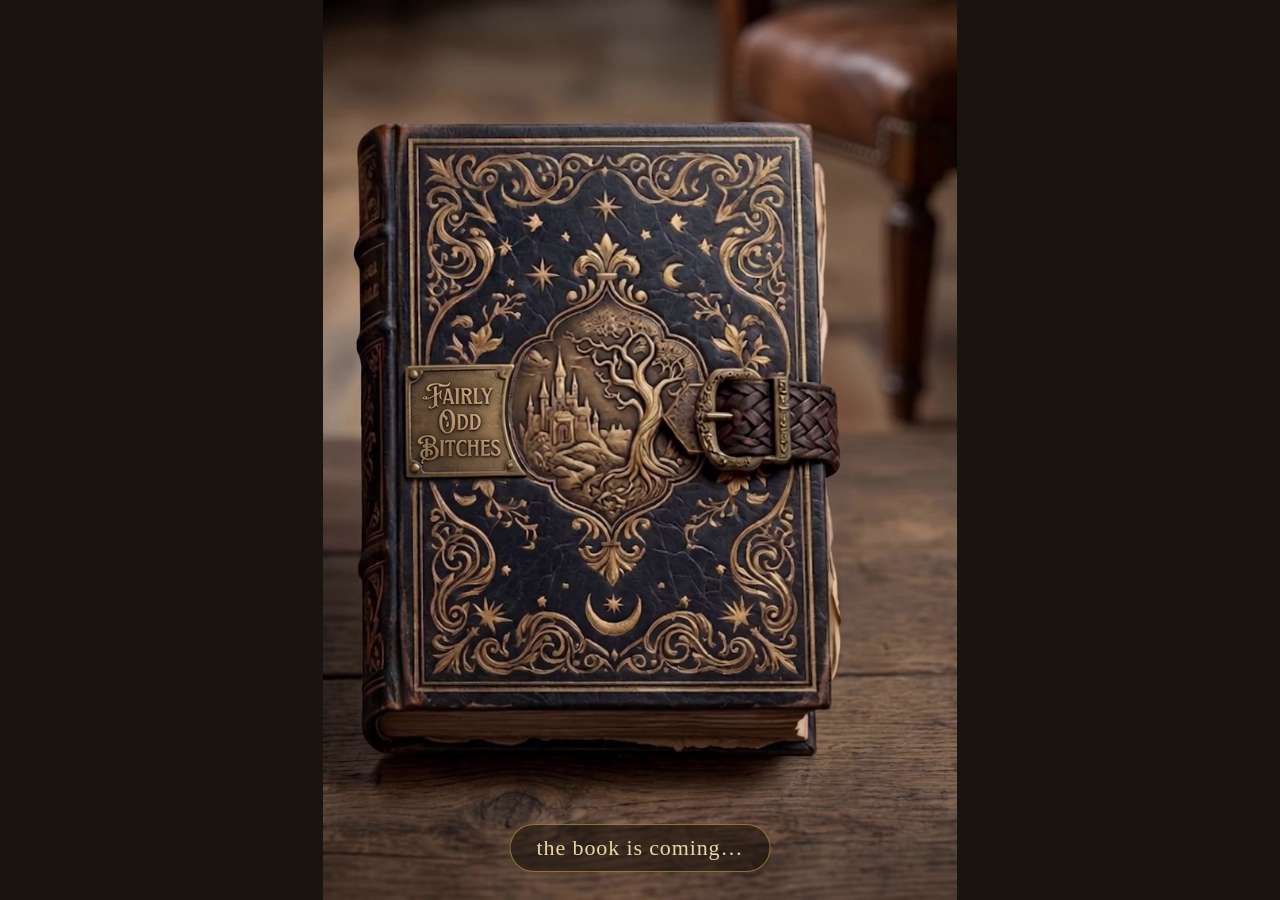
<file: docs/index.html>
<!doctype html>
<html lang="en">
<head>
<meta charset="utf-8">
<meta name="viewport" content="width=device-width, initial-scale=1, viewport-fit=cover, user-scalable=no">
<title>Fairly Odd Bitches</title>
<meta name="apple-mobile-web-app-capable" content="yes">
<meta name="apple-mobile-web-app-status-bar-style" content="black-translucent">
<meta name="apple-mobile-web-app-title" content="Fairly Odd">
<meta name="theme-color" content="#1a1410">
<link rel="manifest" href="manifest.webmanifest">
<link rel="apple-touch-icon" href="assets/icon-180.png">
<link rel="stylesheet" href="style.css">
</head>
<body>
  <main id="book" aria-label="Fairly Odd Bitches">
    <!-- the scene: one poster and four clips, stacked; only one is visible -->
    <img id="poster" class="layer" src="assets/cover.jpg" alt="">
    <video id="vFwd" class="layer clip" data-src="assets/full.mp4" playsinline muted preload="auto"></video>
    <video id="vRev" class="layer clip" data-src="assets/full-rev.mp4" playsinline muted preload="auto"></video>

    <!-- the words on the right-hand page, written in as the page settles -->
    <section id="page" class="page" hidden>
      <p class="folio"><span id="folio"></span></p>
      <h1 id="name"></h1>
      <p id="about" class="about"></p>
      <p id="note" class="note"></p>
      <button id="open" class="open" type="button"><span id="openLabel">Open the thread</span></button>
      <p class="hint" id="hint"></p>
    </section>

    <!-- the cover's one invitation -->
    <button id="lift" class="lift" type="button" aria-label="Open the book" disabled><span>the book is coming…</span></button>

    <!-- corners: back and forward, always there when the book is open -->
    <button id="back" class="corner back" type="button" aria-label="Previous page" hidden>‹</button>
    <button id="next" class="corner next" type="button" aria-label="Next page" hidden>›</button>
    <button id="edit" class="pen" type="button" aria-label="Edit this page" hidden>✎</button>
  </main>

  <!-- editing a page: her words, and the thread it opens -->
  <dialog id="editor">
    <form method="dialog" id="editForm">
      <h2>This page</h2>
      <label>Name <input id="fName" maxlength="24" autocomplete="off"></label>
      <label>For <input id="fAbout" maxlength="40" autocomplete="off" placeholder="baking, homeschool…"></label>
      <label>A line of yours <textarea id="fNote" rows="2" maxlength="160" placeholder="anything you want written here"></textarea></label>
      <label>The ChatGPT thread <input id="fLink" inputmode="url" autocomplete="off" placeholder="paste the conversation link"></label>
      <p class="how">Not the Share button: that makes a public read-only copy. The living thread's address only shows in a browser: open chatgpt.com in Safari, open the conversation, copy the address bar (it has /c/ in it), paste it here. Tapping this page then opens that thread in the ChatGPT app.</p>
      <div class="row"><button type="button" id="editCancel">Cancel</button><button type="submit" class="primary">Save</button></div>
    </form>
  </dialog>

  <script src="app.js"></script>
</body>
</html>
</file>
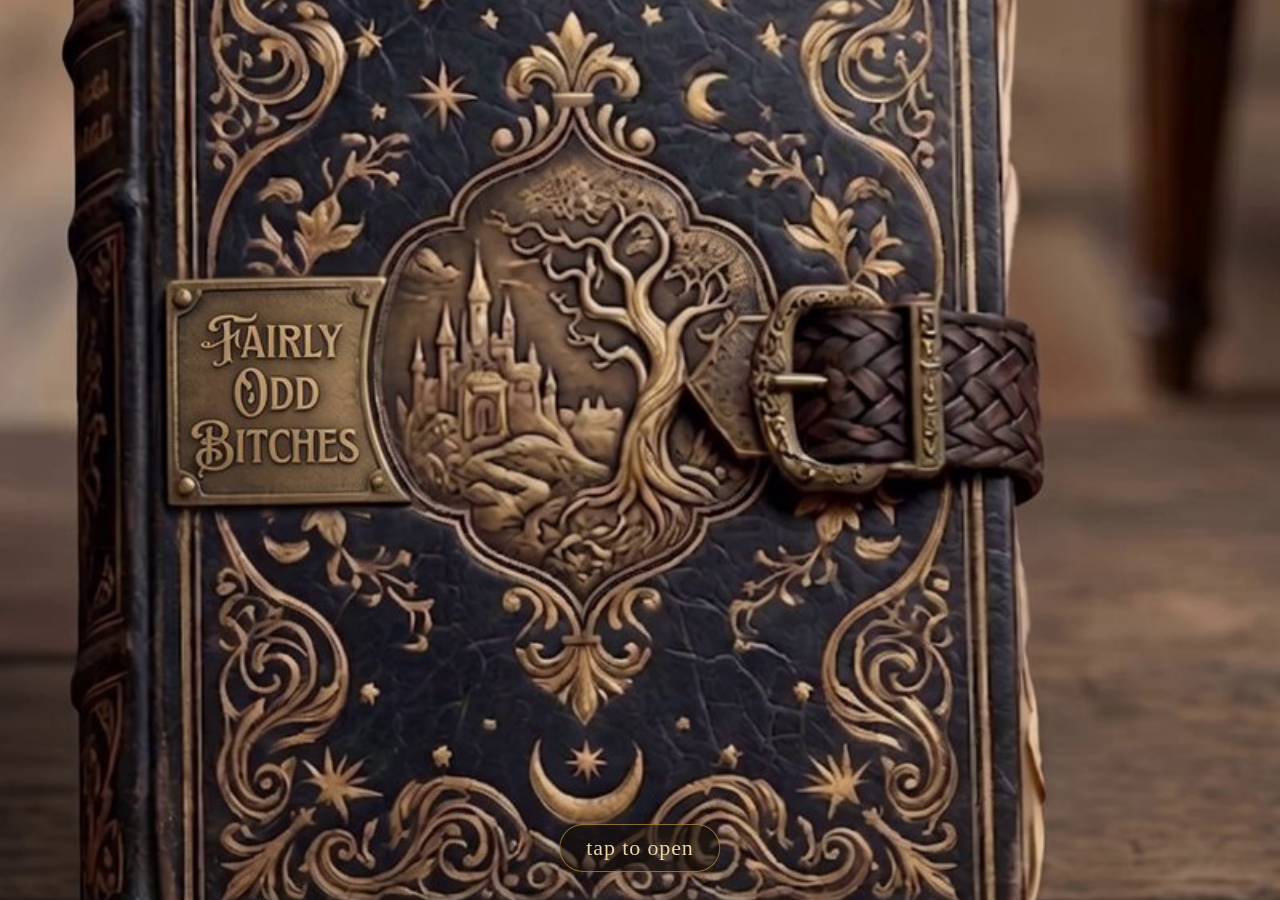
<file: web/index.html>
<!doctype html>
<html lang="en">
<head>
<meta charset="utf-8">
<meta name="viewport" content="width=device-width, initial-scale=1, viewport-fit=cover, user-scalable=no">
<title>Fairly Odd Bitches</title>
<meta name="apple-mobile-web-app-capable" content="yes">
<meta name="apple-mobile-web-app-status-bar-style" content="black-translucent">
<meta name="apple-mobile-web-app-title" content="Fairly Odd">
<meta name="theme-color" content="#1a1410">
<link rel="manifest" href="manifest.webmanifest">
<link rel="apple-touch-icon" href="assets/icon-180.png">
<link rel="stylesheet" href="style.css">
</head>
<body>
  <main id="book" aria-label="Fairly Odd Bitches">
    <!-- the scene: one poster and four clips, stacked; only one is visible -->
    <img id="poster" class="layer" src="assets/cover.jpg" alt="">
    <video id="vOpen" class="layer clip" src="assets/open.mp4" playsinline muted preload="auto"></video>
    <video id="vClose" class="layer clip" src="assets/close.mp4" playsinline muted preload="auto"></video>
    <video id="vTurn" class="layer clip" src="assets/turn.mp4" playsinline muted preload="auto"></video>
    <video id="vTurnRev" class="layer clip" src="assets/turn-rev.mp4" playsinline muted preload="auto"></video>

    <!-- the words on the right-hand page, written in as the page settles -->
    <section id="page" class="page" hidden>
      <p class="folio"><span id="folio"></span></p>
      <h1 id="name"></h1>
      <p id="about" class="about"></p>
      <p id="note" class="note"></p>
      <button id="open" class="open" type="button"><span id="openLabel">Open the thread</span></button>
      <p class="hint" id="hint"></p>
    </section>

    <!-- the cover's one invitation -->
    <button id="lift" class="lift" type="button" aria-label="Open the book"><span>tap to open</span></button>

    <!-- corners: back and forward, always there when the book is open -->
    <button id="back" class="corner back" type="button" aria-label="Previous page" hidden>‹</button>
    <button id="next" class="corner next" type="button" aria-label="Next page" hidden>›</button>
    <button id="edit" class="pen" type="button" aria-label="Edit this page" hidden>✎</button>
  </main>

  <!-- editing a page: her words, and the thread it opens -->
  <dialog id="editor">
    <form method="dialog" id="editForm">
      <h2>This page</h2>
      <label>Name <input id="fName" maxlength="24" autocomplete="off"></label>
      <label>For <input id="fAbout" maxlength="40" autocomplete="off" placeholder="baking, homeschool…"></label>
      <label>A line of yours <textarea id="fNote" rows="2" maxlength="160" placeholder="anything you want written here"></textarea></label>
      <label>The ChatGPT thread <input id="fLink" inputmode="url" autocomplete="off" placeholder="paste the conversation link"></label>
      <p class="how">In ChatGPT: open the conversation, tap its name at the top, Share, then Copy link. Paste it here. Tapping this page opens it in the app.</p>
      <div class="row"><button type="button" id="editCancel">Cancel</button><button type="submit" class="primary">Save</button></div>
    </form>
  </dialog>

  <script src="app.js"></script>
</body>
</html>
</file>
<file: docs/style.css>
/* Fairly Odd Bitches — a book, on a phone. The video frame is 800×1136 and
   fills the screen (cover-fit); the words sit on the right-hand page at
   fractions of that frame, which app.js turns into pixels. */
:root {
  --ink: #3a2a1a;
  --ink-soft: #6b5238;
  --gold: #b8923f;
  --paper: #efe4cd;
}
* { box-sizing: border-box; }
html, body { margin: 0; height: 100%; background: #1a1410; overflow: hidden; -webkit-user-select: none; user-select: none; -webkit-touch-callout: none; }
body { font-family: "Snell Roundhand", "Savoye LET", "Bradley Hand", "Segoe Script", cursive; color: var(--ink); }

#book { position: fixed; inset: 0; overflow: hidden; background: #1a1410; }
.layer { position: absolute; left: 0; top: 0; width: 100%; height: 100%; object-fit: cover; object-position: 50% 50%; }
.clip { opacity: 0; pointer-events: none; }
.clip.on { opacity: 1; }
#poster { transition: opacity 120ms linear; }
#poster.under { opacity: 0; }

/* the words on the page — placed by app.js in px */
.page { position: absolute; pointer-events: none; padding: 0; display: flex; flex-direction: column; gap: 0.35em; }
.page[hidden] { display: none; }
.page .folio { font-family: Georgia, "Times New Roman", serif; font-size: 0.72em; letter-spacing: 0.3em; color: var(--ink-soft); margin: 0 0 0.6em; opacity: 0.8; }
.page h1 { font-size: 2.9em; line-height: 1; margin: 0; font-weight: 400; color: var(--ink); text-shadow: 0 0 1px rgba(58, 42, 26, 0.25); }
.page .about { font-size: 1.6em; margin: 0; color: var(--ink-soft); }
.page .note { font-size: 1.25em; margin: 0.8em 0 0; color: var(--ink); line-height: 1.35; min-height: 1.35em; }
.page .open {
  pointer-events: auto; align-self: flex-start; margin-top: 1.2em;
  font: 400 1.4em "Snell Roundhand", "Bradley Hand", cursive; color: var(--ink);
  background: transparent; border: 0; border-bottom: 1.5px solid var(--gold); padding: 0 0.1em 0.15em;
  opacity: 0; transition: opacity 400ms ease;
}
.page .open.ready { opacity: 1; }
.page .open:active { color: var(--gold); }
.page .hint { font-family: Georgia, serif; font-size: 0.72em; color: var(--ink-soft); margin: 0.4em 0 0; opacity: 0; transition: opacity 400ms ease 200ms; }
.page .hint.ready { opacity: 0.75; }
/* the pen: an ink sweep with a soft edge, driven by --p from 0% to 110% */
@property --p { syntax: "<percentage>"; inherits: false; initial-value: 0%; }
.page [data-ink], .page h1, .page .about, .page .note {
  --p: 0%;
  -webkit-mask-image: linear-gradient(90deg, #000 calc(var(--p) - 9%), rgba(0, 0, 0, 0) var(--p));
  mask-image: linear-gradient(90deg, #000 calc(var(--p) - 9%), rgba(0, 0, 0, 0) var(--p));
}
/* while the empty page glides in, the box is placed but nothing shows */
.page.ghost > * { opacity: 0 !important; }
.page { will-change: transform, left, top; }

.lift {
  position: absolute; left: 50%; bottom: max(28px, env(safe-area-inset-bottom, 28px));
  transform: translateX(-50%);
  font: 400 22px "Snell Roundhand", "Bradley Hand", cursive; color: #e9d7a8;
  background: rgba(20, 14, 8, 0.55); border: 1px solid rgba(184, 146, 63, 0.7); border-radius: 999px;
  padding: 10px 26px; letter-spacing: 0.04em;
  animation: breathe 2.6s ease-in-out infinite;
}
.lift[hidden] { display: none; }
@keyframes breathe { 0%, 100% { box-shadow: 0 0 0 rgba(184, 146, 63, 0); } 50% { box-shadow: 0 0 22px rgba(184, 146, 63, 0.45); } }

.corner {
  position: absolute; bottom: max(14px, env(safe-area-inset-bottom, 14px)); width: 56px; height: 56px;
  font: 400 40px Georgia, serif; line-height: 1; color: rgba(233, 215, 168, 0.85);
  background: rgba(20, 14, 8, 0.35); border: 1px solid rgba(184, 146, 63, 0.4); border-radius: 50%;
}
.corner[hidden] { display: none; }
.corner.back { left: 14px; }
.corner.next { right: 14px; }
.corner:active { background: rgba(184, 146, 63, 0.4); }
.pen {
  position: absolute; top: max(14px, env(safe-area-inset-top, 14px)); right: 14px; width: 44px; height: 44px;
  font-size: 20px; color: rgba(233, 215, 168, 0.85);
  background: rgba(20, 14, 8, 0.35); border: 1px solid rgba(184, 146, 63, 0.4); border-radius: 50%;
}
.pen[hidden] { display: none; }

/* the editor */
dialog#editor { border: 0; border-radius: 14px; padding: 0; width: min(92vw, 420px); background: var(--paper); color: var(--ink); font-family: Georgia, serif; }
dialog#editor::backdrop { background: rgba(0, 0, 0, 0.55); }
#editForm { padding: 18px 18px 14px; display: flex; flex-direction: column; gap: 12px; }
#editForm h2 { margin: 0 0 2px; font: 400 26px "Snell Roundhand", "Bradley Hand", cursive; }
#editForm label { display: flex; flex-direction: column; gap: 4px; font-size: 13px; color: var(--ink-soft); }
#editForm input, #editForm textarea { font: 16px Georgia, serif; padding: 9px 10px; border: 1px solid #c9b58f; border-radius: 8px; background: #fbf6ea; color: var(--ink); }
#editForm .how { font-size: 12px; color: var(--ink-soft); margin: 0; line-height: 1.4; }
#editForm .row { display: flex; justify-content: flex-end; gap: 10px; margin-top: 4px; }
#editForm button { font: 15px Georgia, serif; padding: 9px 16px; border-radius: 999px; border: 1px solid #c9b58f; background: transparent; color: var(--ink); }
#editForm button.primary { background: var(--gold); border-color: var(--gold); color: #fff; }

/* ?tune: the slider and the rest buttons */
#tuner { position: fixed; left: 0; right: 0; bottom: 0; z-index: 20; padding: 10px 12px max(10px, env(safe-area-inset-bottom, 10px)); background: rgba(20, 14, 8, 0.88); color: #e9d7a8; font: 13px Georgia, serif; display: flex; flex-direction: column; gap: 8px; }
#tuner .t-row { display: flex; flex-wrap: wrap; align-items: center; gap: 6px; }
#tuner input[type=range] { flex: 1; accent-color: #b8923f; }
#tuner b { min-width: 58px; text-align: right; font-weight: 400; }
#tuner button { font: 12px Georgia, serif; color: #e9d7a8; background: transparent; border: 1px solid rgba(184, 146, 63, 0.6); border-radius: 999px; padding: 5px 10px; }
#tuner button.t-hold { display: inline-flex; flex-direction: column; align-items: center; line-height: 1.1; padding: 4px 10px; }
#tuner button.t-hold em { font-style: normal; font-size: 11px; opacity: 0.8; }
#tuner textarea { width: 100%; font: 12px monospace; background: rgba(0, 0, 0, 0.35); color: #e9d7a8; border: 1px solid rgba(184, 146, 63, 0.4); border-radius: 6px; padding: 4px 6px; }
</file>
<file: web/style.css>
/* Fairly Odd Bitches — a book, on a phone. The video frame is 800×1136 and
   fills the screen (cover-fit); the words sit on the right-hand page at
   fractions of that frame, which app.js turns into pixels. */
:root {
  --ink: #3a2a1a;
  --ink-soft: #6b5238;
  --gold: #b8923f;
  --paper: #efe4cd;
}
* { box-sizing: border-box; }
html, body { margin: 0; height: 100%; background: #1a1410; overflow: hidden; -webkit-user-select: none; user-select: none; -webkit-touch-callout: none; }
body { font-family: "Snell Roundhand", "Savoye LET", "Bradley Hand", "Segoe Script", cursive; color: var(--ink); }

#book { position: fixed; inset: 0; overflow: hidden; background: #1a1410; }
.layer { position: absolute; left: 0; top: 0; width: 100%; height: 100%; object-fit: cover; object-position: 50% 50%; }
.clip { opacity: 0; pointer-events: none; }
.clip.playing { opacity: 1; }
#poster { transition: opacity 120ms linear; }
#poster.under { opacity: 0; }

/* the words on the page — placed by app.js in px */
.page { position: absolute; pointer-events: none; padding: 0; display: flex; flex-direction: column; gap: 0.35em; }
.page[hidden] { display: none; }
.page .folio { font-family: Georgia, "Times New Roman", serif; font-size: 0.72em; letter-spacing: 0.3em; color: var(--ink-soft); margin: 0 0 0.6em; opacity: 0.8; }
.page h1 { font-size: 2.9em; line-height: 1; margin: 0; font-weight: 400; color: var(--ink); text-shadow: 0 0 1px rgba(58, 42, 26, 0.25); }
.page .about { font-size: 1.6em; margin: 0; color: var(--ink-soft); }
.page .note { font-size: 1.25em; margin: 0.8em 0 0; color: var(--ink); line-height: 1.35; min-height: 1.35em; }
.page .open {
  pointer-events: auto; align-self: flex-start; margin-top: 1.2em;
  font: 400 1.4em "Snell Roundhand", "Bradley Hand", cursive; color: var(--ink);
  background: transparent; border: 0; border-bottom: 1.5px solid var(--gold); padding: 0 0.1em 0.15em;
  opacity: 0; transition: opacity 400ms ease;
}
.page .open.ready { opacity: 1; }
.page .open:active { color: var(--gold); }
.page .hint { font-family: Georgia, serif; font-size: 0.72em; color: var(--ink-soft); margin: 0.4em 0 0; opacity: 0; transition: opacity 400ms ease 200ms; }
.page .hint.ready { opacity: 0.75; }
/* the pen: letters arrive one at a time; the last one carries the nib */
.w { opacity: 0; }
.w.on { opacity: 1; }

.lift {
  position: absolute; left: 50%; bottom: max(28px, env(safe-area-inset-bottom, 28px));
  transform: translateX(-50%);
  font: 400 22px "Snell Roundhand", "Bradley Hand", cursive; color: #e9d7a8;
  background: rgba(20, 14, 8, 0.55); border: 1px solid rgba(184, 146, 63, 0.7); border-radius: 999px;
  padding: 10px 26px; letter-spacing: 0.04em;
  animation: breathe 2.6s ease-in-out infinite;
}
.lift[hidden] { display: none; }
@keyframes breathe { 0%, 100% { box-shadow: 0 0 0 rgba(184, 146, 63, 0); } 50% { box-shadow: 0 0 22px rgba(184, 146, 63, 0.45); } }

.corner {
  position: absolute; bottom: max(14px, env(safe-area-inset-bottom, 14px)); width: 56px; height: 56px;
  font: 400 40px Georgia, serif; line-height: 1; color: rgba(233, 215, 168, 0.85);
  background: rgba(20, 14, 8, 0.35); border: 1px solid rgba(184, 146, 63, 0.4); border-radius: 50%;
}
.corner[hidden] { display: none; }
.corner.back { left: 14px; }
.corner.next { right: 14px; }
.corner:active { background: rgba(184, 146, 63, 0.4); }
.pen {
  position: absolute; top: max(14px, env(safe-area-inset-top, 14px)); right: 14px; width: 44px; height: 44px;
  font-size: 20px; color: rgba(233, 215, 168, 0.85);
  background: rgba(20, 14, 8, 0.35); border: 1px solid rgba(184, 146, 63, 0.4); border-radius: 50%;
}
.pen[hidden] { display: none; }

/* the editor */
dialog#editor { border: 0; border-radius: 14px; padding: 0; width: min(92vw, 420px); background: var(--paper); color: var(--ink); font-family: Georgia, serif; }
dialog#editor::backdrop { background: rgba(0, 0, 0, 0.55); }
#editForm { padding: 18px 18px 14px; display: flex; flex-direction: column; gap: 12px; }
#editForm h2 { margin: 0 0 2px; font: 400 26px "Snell Roundhand", "Bradley Hand", cursive; }
#editForm label { display: flex; flex-direction: column; gap: 4px; font-size: 13px; color: var(--ink-soft); }
#editForm input, #editForm textarea { font: 16px Georgia, serif; padding: 9px 10px; border: 1px solid #c9b58f; border-radius: 8px; background: #fbf6ea; color: var(--ink); }
#editForm .how { font-size: 12px; color: var(--ink-soft); margin: 0; line-height: 1.4; }
#editForm .row { display: flex; justify-content: flex-end; gap: 10px; margin-top: 4px; }
#editForm button { font: 15px Georgia, serif; padding: 9px 16px; border-radius: 999px; border: 1px solid #c9b58f; background: transparent; color: var(--ink); }
#editForm button.primary { background: var(--gold); border-color: var(--gold); color: #fff; }
</file>
